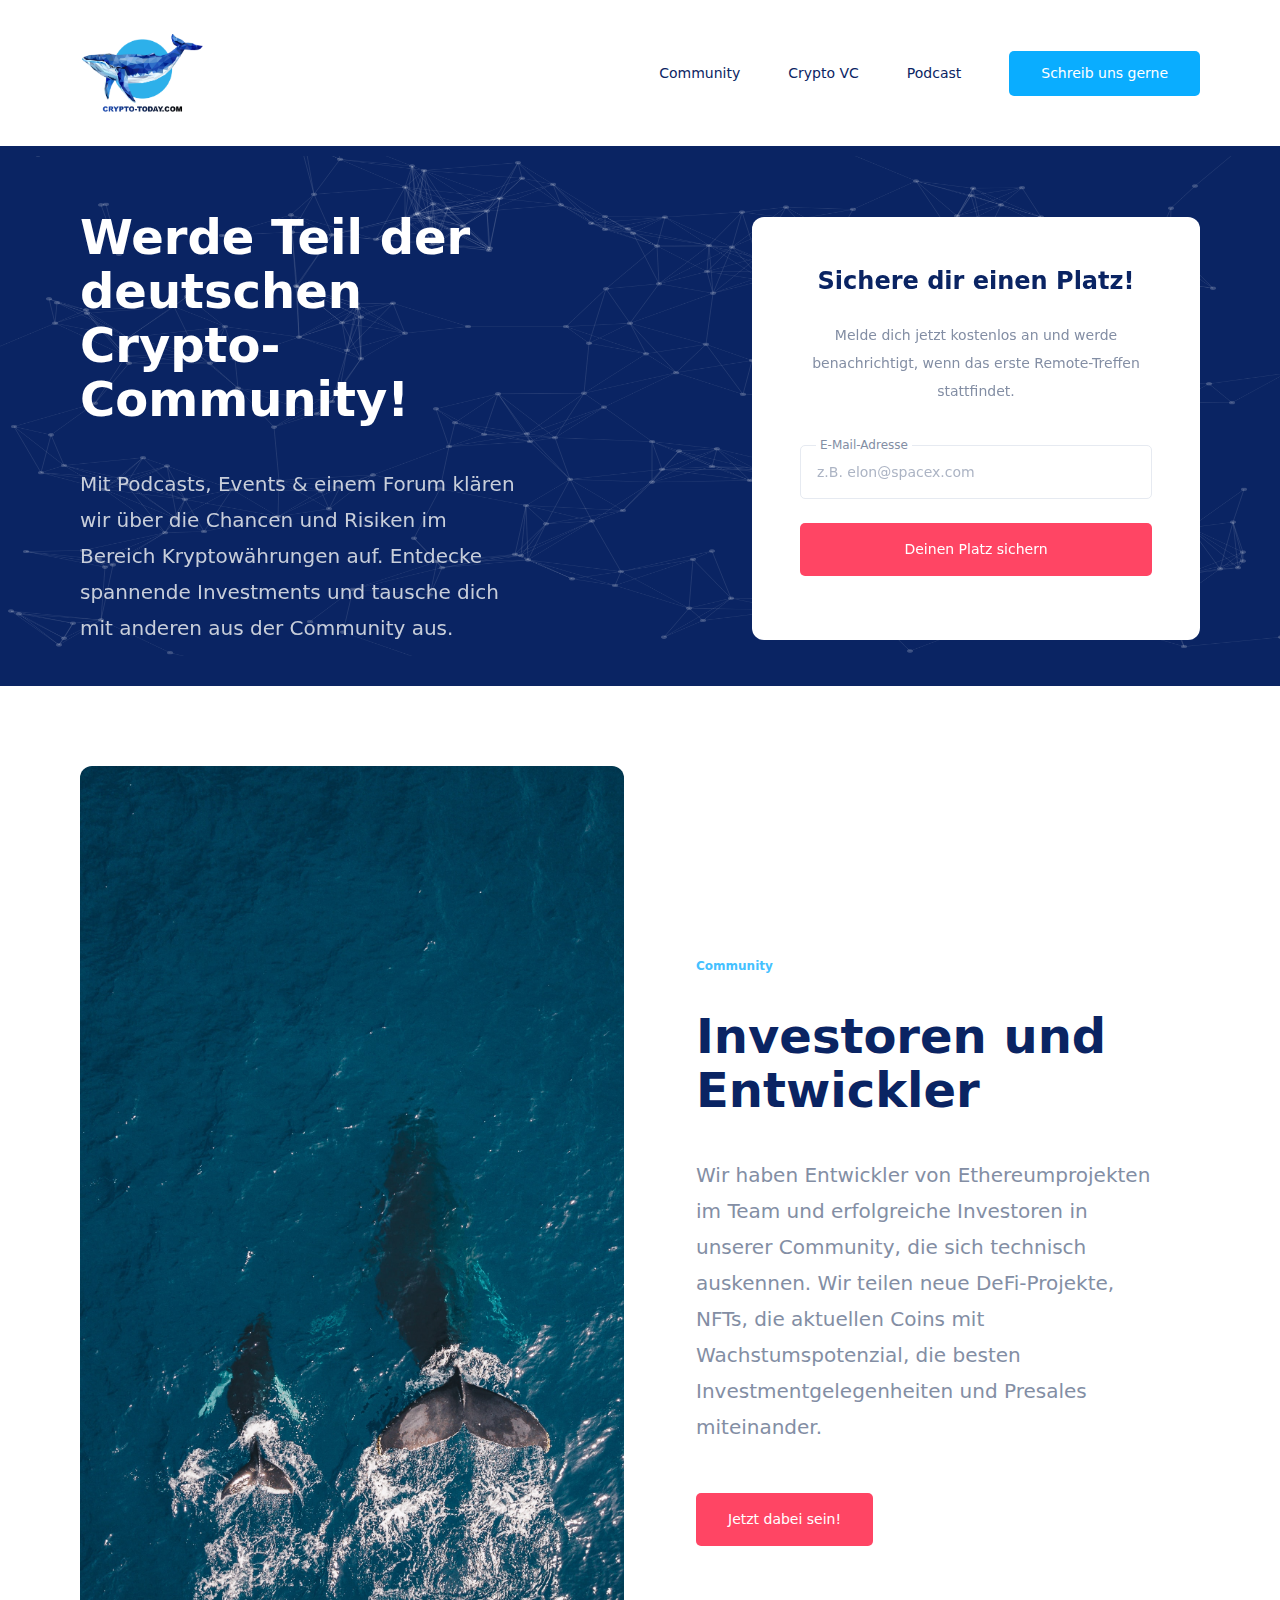
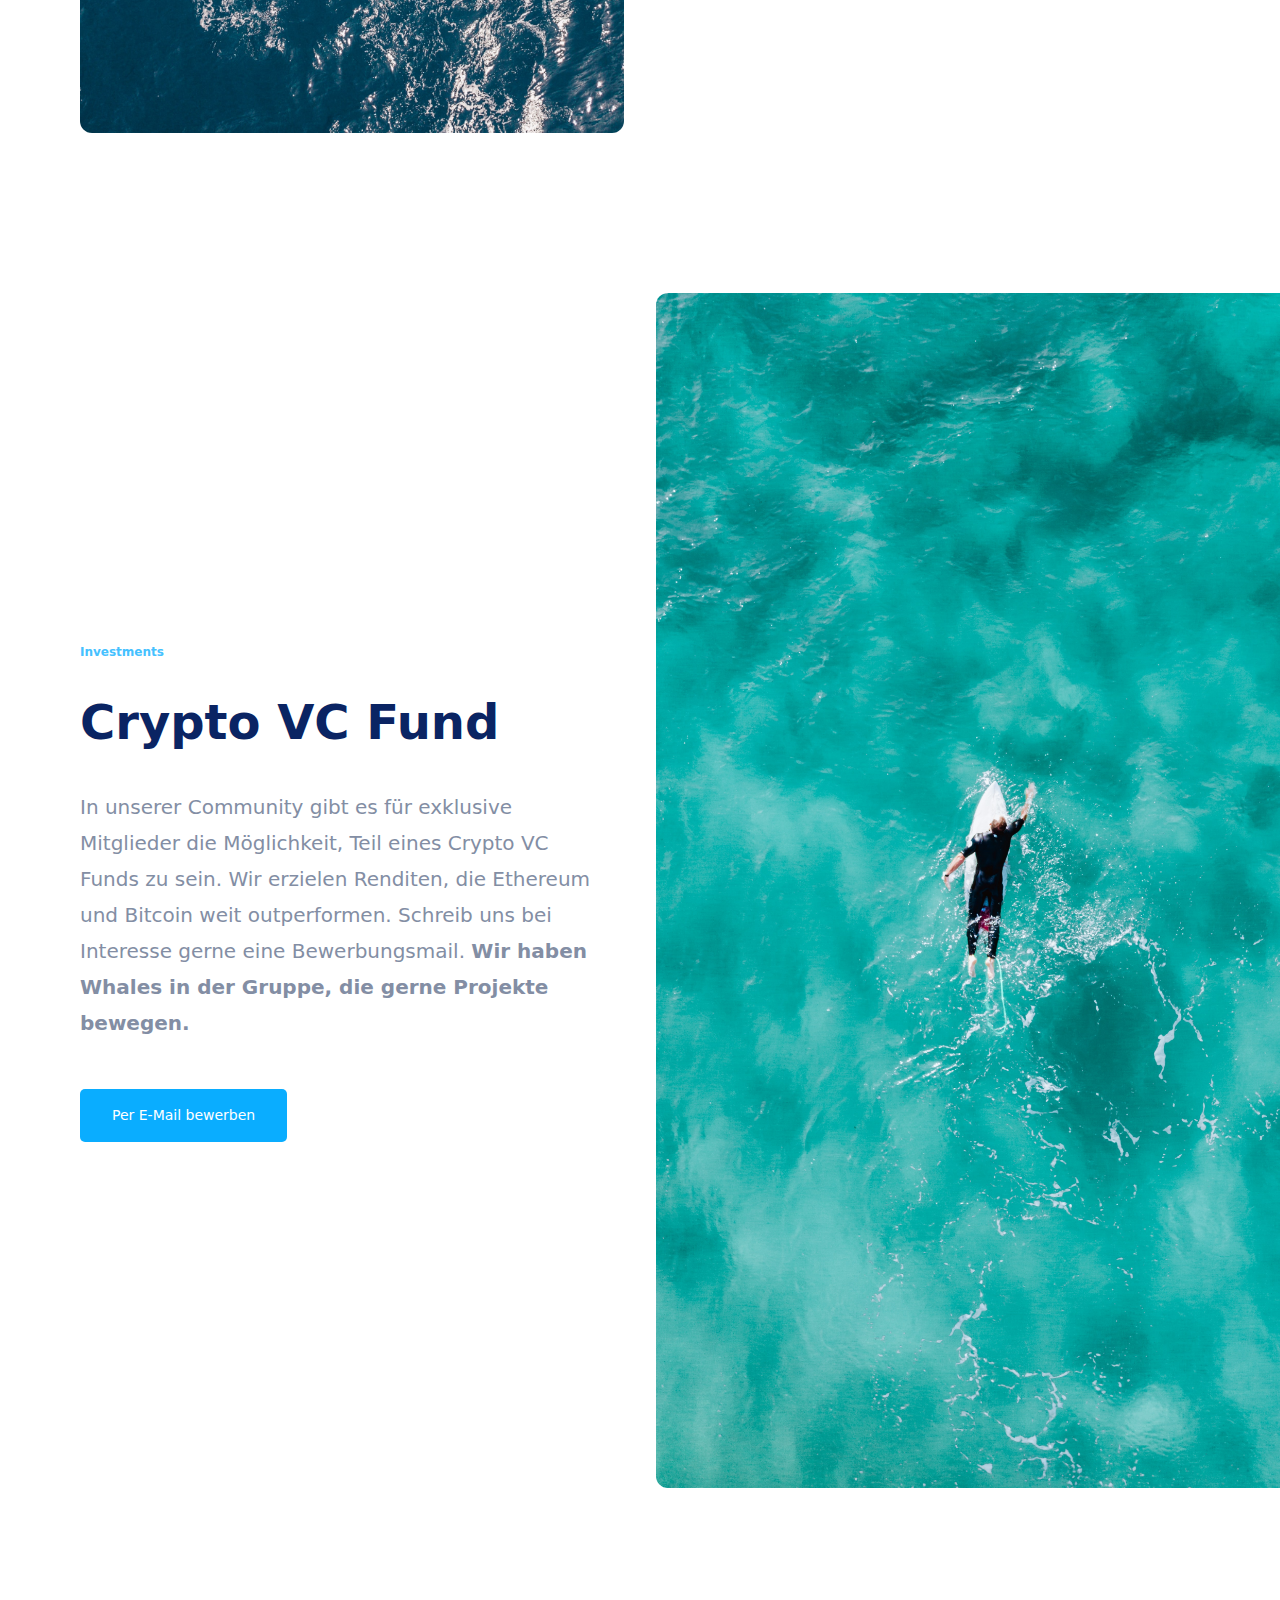
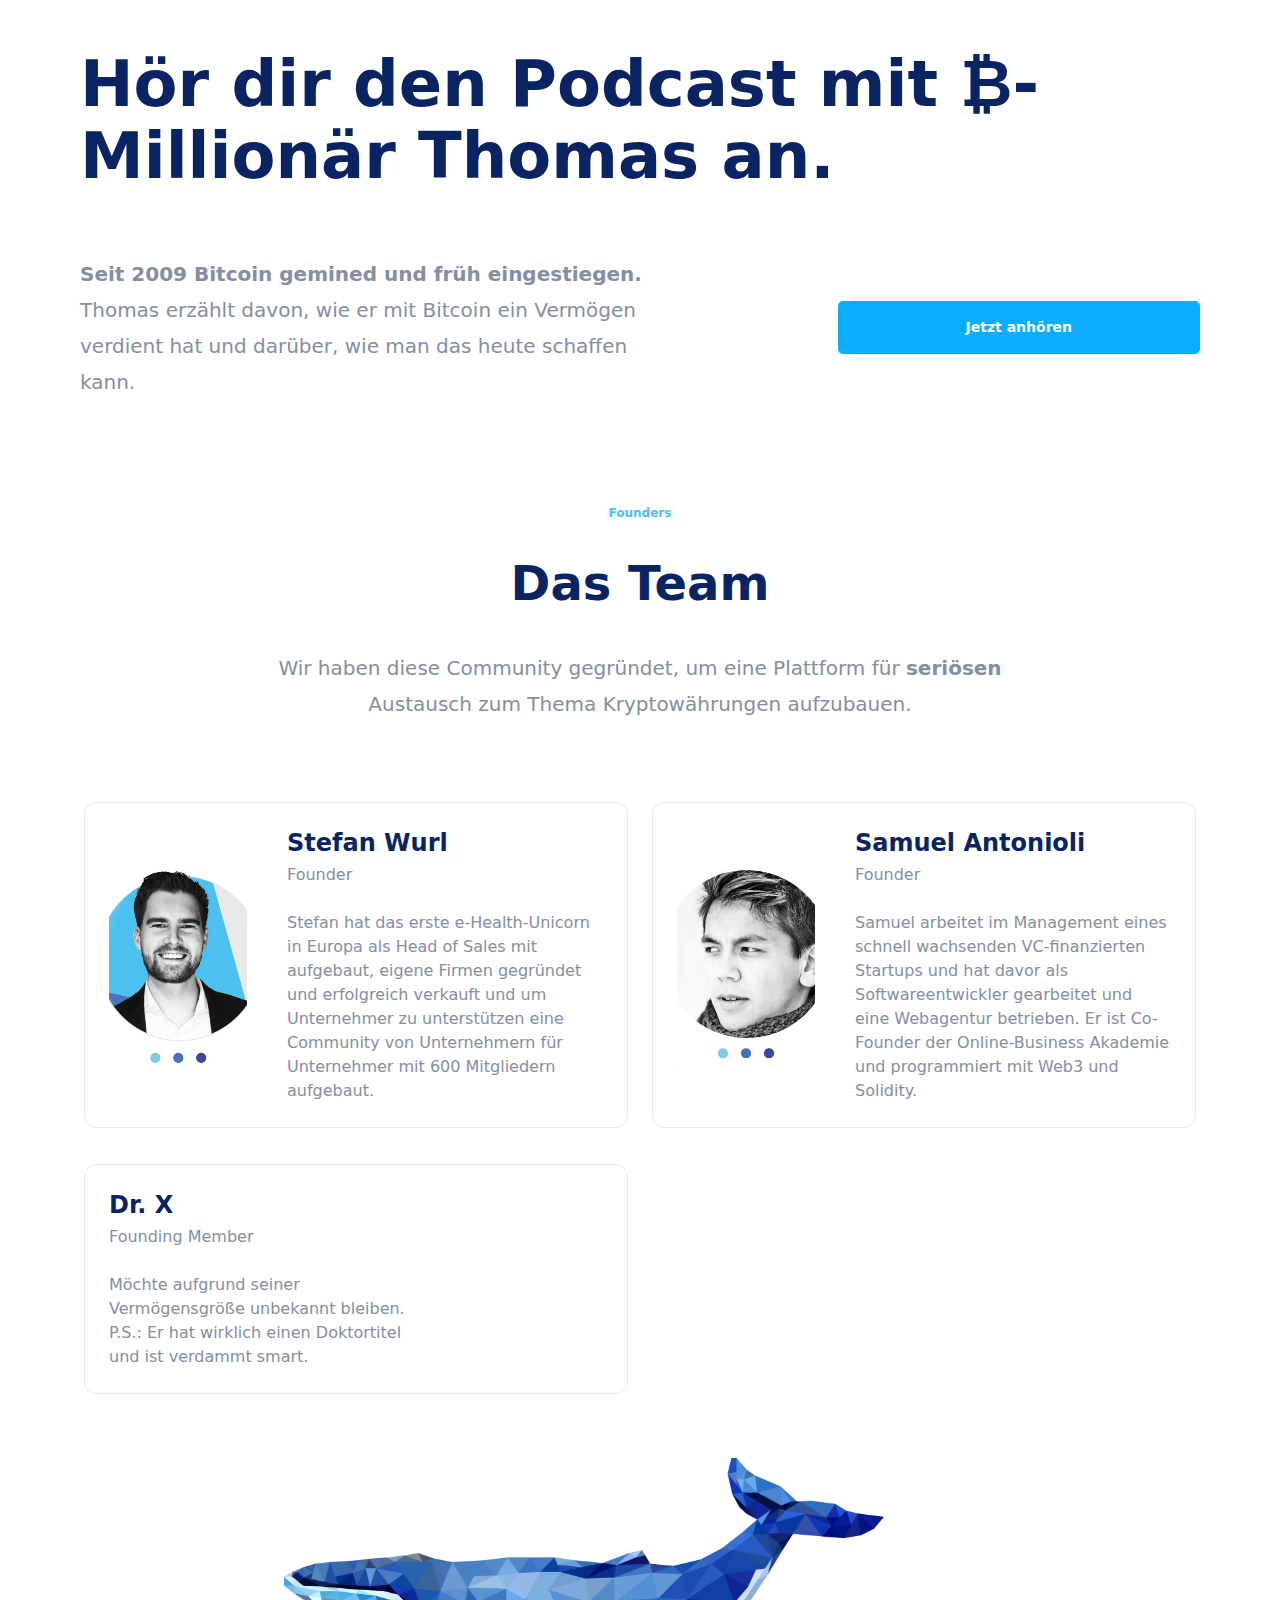
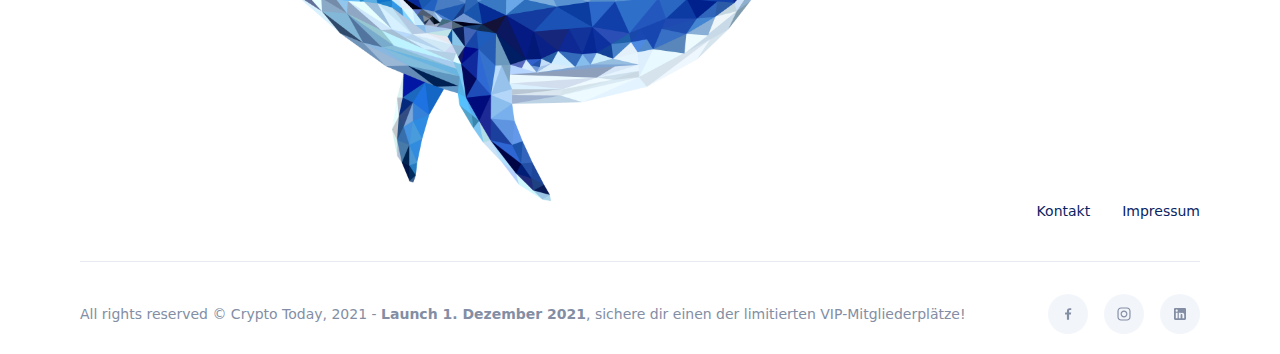
<file: index.html>
<!DOCTYPE html>
<html lang="en">
  <head>
    <title>Crypto Today Community</title>
    <meta charset="utf-8">
    <meta name="viewport" content="width=device-width, initial-scale=1, shrink-to-fit=no">
    <meta name="description" content="">
    <meta name="author" content="">
    <link rel="stylesheet" href="https://rsms.me/inter/inter.css">
    <link rel="stylesheet" href="css/tailwind/tailwind.min.css">
    <link rel="icon" type="image/png" sizes="16x16" href="favicon-tailwind.png">
    <script src="js/main.js"></script>
  </head>
  <body class="antialiased bg-body text-body font-body">
    <div class="" id="section-start"> 
    
      <section class="py-8"><div class="container px-4 mx-auto">
          <nav><div class="flex justify-between items-center">
              <a class="text-lg font-medium" href="#"><img src="images/CRYPTO-TODAY.png" alt="" width="125"></a>
              <div class="lg:hidden">
                <button class="navbar-burger flex items-center p-3 hover:bg-gray-50 rounded">
                  <svg class="block h-4 w-4" viewbox="0 0 20 20" xmlns="http://www.w3.org/2000/svg"><title>Mobile menu</title><path d="M0 3h20v2H0V3zm0 6h20v2H0V9zm0 6h20v2H0v-2z"></path></svg></button>
              </div>
              <ul class="hidden lg:flex lg:ml-auto lg:mr-12 lg:items-center lg:w-auto lg:space-x-12"><li><a class="font-medium text-sm" href="#section-community">Community</a></li>
                <li><a class="font-medium text-sm" href="#section-fund">Crypto VC</a></li>
                <li><a class="font-medium text-sm" href="#section-podcast">Podcast</a></li>
              </ul><div class="hidden lg:block"><a class="inline-block py-3 px-8 text-sm text-white font-medium leading-normal rounded transition duration-200 bg-blue-500 hover:bg-blue-400" href="mailto:anfrage@crypto-today.com">Schreib uns gerne</a></div>
            </div>
          </nav></div>
        <div class="hidden navbar-menu fixed top-0 left-0 bottom-0 w-5/6 max-w-sm z-50">
          <div class="navbar-backdrop fixed inset-0 bg-gray-800 opacity-25"></div>
          <nav class="relative flex flex-col py-6 px-6 w-full h-full bg-white border-r overflow-y-auto"><div class="flex items-center mb-8">
              <a class="mr-auto text-2xl font-medium leading-none" href="#"><img src="images/CRYPTO-TODAY.png" alt="" width="125"></a>
              <button class="navbar-close">
                <svg class="h-6 w-6 text-gray-500 cursor-pointer hover:text-gray-500" xmlns="http://www.w3.org/2000/svg" fill="none" viewbox="0 0 24 24" stroke="currentColor"><path stroke-linecap="round" stroke-linejoin="round" stroke-width="2" d="M6 18L18 6M6 6l12 12"></path></svg></button>
            </div>
            <div>
              <ul><li class="mb-1"><a class="block p-4 text-sm font-medium text-gray-900 hover:bg-gray-50 rounded" href="#section-community">Community</a></li>
                <li class="mb-1"><a class="block p-4 text-sm font-medium text-gray-900 hover:bg-gray-50 rounded" href="#section-fund">Crypto VC</a></li>
                <li class="mb-1"><a class="block p-4 text-sm font-medium text-gray-900 hover:bg-gray-50 rounded" href="#section-podcast">Podcast</a></li>
              </ul></div>
            <div class="mt-auto">
              <div class="pt-6"><a class="block py-3 text-center text-sm text-white leading-normal bg-red-400 hover:bg-red-300 font-medium rounded transition duration-200" href="#">Schreib uns gerne</a></div>
              <p class="mt-6 mb-4 text-sm text-center text-gray-500">
                <span>© 2021 All rights reserved.</span>
              </p>
            </div>
          </nav></div>
      </section>
        
        <!-- position: absolute; z-index: 999; -->
      <section class="py-0 bg-gray-900">
        <canvas id="animation" style="position: absolute; margin-top: 10px; width: 100%; height: 500px; z-index: 0"></canvas>
​
        <div class="container mx-auto px-4 py-10" style="position: relative; z-index: 1">
        <div class="flex flex-wrap items-center -mx-4">
          <div class="w-full lg:w-1/2 px-4 mb-12 lg:mb-0">
            <div class="max-w-md">
              <span class="inline-block mb-8 text-xs text-blue-400 font-semibold hidden">Crypto-Today Community</span>
              <h2 class="mb-10 text-3xl lg:text-4xl text-white font-semibold font-heading">Werde Teil der deutschen Crypto-Community!</h2>
              <p class="text-xl text-gray-300">Mit Podcasts, Events &amp; einem Forum klären wir über die Chancen und Risiken im Bereich Kryptowährungen auf. Entdecke spannende Investments und tausche dich mit anderen aus der Community aus.
              </p>
            </div>
          </div>
          <div class="w-full lg:w-1/2 px-4">
            <div class="md:max-w-md lg:ml-auto p-12 bg-white text-center rounded-xl" style="z-index: 999">
              <form action="https://samuelantonioli.us20.list-manage.com/subscribe/post?u=2abd7da0603e21bfc272be823&amp;id=13db5550ec" method="post" id="mc-embedded-subscribe-form" name="mc-embedded-subscribe-form" class="validate" target="_blank" novalidate>
                <h3 class="mb-6 text-2xl font-semibold font-heading">Sichere dir einen Platz!</h3>
                <p class="mb-10 text-sm text-gray-500 leading-loose">Melde dich jetzt kostenlos an und werde benachrichtigt, wenn das erste Remote-Treffen stattfindet.</p>
                <div class="relative flex flex-wrap mb-6">
                  <input id="mce-EMAIL" name="EMAIL" class="relative mb-2 md:mb-0 w-full py-4 pl-4 text-sm border rounded" type="email" placeholder="z.B. elon@spacex.com"><span class="absolute top-0 left-0 ml-4 -mt-2 px-1 inline-block bg-white text-gray-500 text-xs">E-Mail-Adresse</span>
                </div>
                <div style="position: absolute; left: -5000px;" aria-hidden="true"><input type="text" name="b_2abd7da0603e21bfc272be823_13db5550ec" tabindex="-1" value=""></div>
                <button type="submit" name="subscribe" id="mc-embedded-subscribe" class="w-full inline-block py-4 mb-4 text-sm text-white font-medium leading-normal rounded transition duration-200 bg-red-400">Deinen Platz sichern</button>
              </form>
            </div>
          </div>
        </div>
        </div>
        </section>
    
      <section id="section-community" class="relative py-20 overflow-hidden">
        <!--
        <div class="hidden lg:block absolute inset-0 mr-20 mt-10">
          <img class="mr-auto" src="zeus-assets/images/backgrounds/light-circle.svg" alt=""><img class="mr-auto" src="zeus-assets/images/backgrounds/red-triangle.svg" alt="">
          </div>
        -->
        <div class="container px-4 mx-auto">
          <div class="relative flex flex-wrap items-center -mx-4">
            <div class="w-full lg:w-1/2 px-4">
              <img class="rounded-xl" src="images/guille-pozzi-PO0UHx-5mHo-unsplash.jpeg" alt=""></div>
            <div class="relative w-full lg:w-1/2 px-4 order-first lg:order-last">
              <div class="relative lg:pl-10 max-w-lg mb-10 lg:mb-0">
                <span class="text-xs text-blue-400 font-semibold">Community</span>
                <h2 class="mt-8 mb-6 lg:mb-10 lg:pr-8 text-4xl font-semibold font-heading">Investoren und Entwickler</h2>
                <p class="mb-6 lg:mb-12 text-xl text-gray-500">Wir haben Entwickler von Ethereumprojekten im Team und erfolgreiche Investoren in unserer Community, die sich technisch auskennen. Wir teilen neue DeFi-Projekte, NFTs, die aktuellen Coins mit Wachstumspotenzial, die besten Investmentgelegenheiten und Presales miteinander.</p>
                <a class="inline-block py-4 px-8 text-white font-medium leading-normal text-sm bg-red-400 hover:bg-red-300 rounded transition duration-200" href="#section-start">Jetzt dabei sein!</a>
              </div>
            </div>
          </div>
        </div>
      </section>
    
      <section id="section-fund" class="relative py-20 overflow-hidden">
        <!--
        <div class="hidden lg:block absolute bottom-0 right-0">
          <img class="w-72 absolute inset-y-0 left-0 -ml-72" src="zeus-assets/images/backgrounds/blue-triangle.svg" alt=""><img class="mr-40 -mb-40" src="zeus-assets/images/backgrounds/pink-circle.svg" alt=""><img class="ml-auto" src="zeus-assets/images/backgrounds/yellow-eclipse.svg" alt=""></div>
        -->
        <div class="relative container px-4 mx-auto">
          <div class="relative flex flex-wrap items-center -mx-4">
            <div class="w-full lg:w-1/2 px-4 mb-12 lg:mb-0">
              <div class="max-w-lg">
                <span class="text-xs text-blue-400 font-semibold">Investments</span>
                <h2 class="mt-8 mb-6 lg:mb-10 lg:pr-8 text-4xl font-semibold font-heading">Crypto VC Fund</h2>
                <p class="mb-6 lg:mb-12 text-xl text-gray-500">In unserer Community gibt es für exklusive Mitglieder die Möglichkeit, Teil eines Crypto VC Funds zu sein. Wir erzielen Renditen, die Ethereum und Bitcoin weit outperformen. Schreib uns bei Interesse gerne eine Bewerbungsmail. <b>Wir haben Whales in der Gruppe, die gerne Projekte bewegen.</b></p>
                <a class="inline-block py-4 px-8 text-sm text-white font-medium leading-normal transition duration-200 rounded transition duration-200 bg-blue-500 hover:bg-blue-400" href="mailto:anfrage@crypto-today.com">Per E-Mail bewerben</a>
              </div>
            </div>
            <div class="w-full lg:w-1/2 px-4">
              <img class="rounded-xl lg:max-w-2xl" src="images/thomas-yohei-POj4Tv-azPE-unsplash.jpeg" alt=""></div>
          </div>
        </div>
      </section>
    
      <section id="section-podcast" class="py-20"><div class="container px-4 mx-auto">
          <h2 class="mb-8 md:mb-16 font-semibold font-heading text-4xl lg:text-5xl">Hör dir den Podcast mit ₿-Millionär Thomas an.</h2>
          <div class="flex flex-wrap items-center">
            <div class="inline-block max-w-xl mb-6 md:mb-0">
              <p class="text-xl text-gray-500 font-bold">Seit 2009 Bitcoin gemined und früh eingestiegen.</p>
              <p class="text-xl text-gray-500">Thomas erzählt davon, wie er mit Bitcoin ein Vermögen verdient hat und darüber, wie man das heute schaffen kann.</p>
            </div>
            <a class="inline-block ml-auto w-full md:w-auto py-4 text-center text-sm text-white font-medium leading-normal rounded bg-blue-500 hover:bg-blue-400 px-32 font-bold" href="https://thomasdahlmann.com/bitcoin/" target="_blank">Jetzt anhören</a>
          </div>
        </div>
      </section>
    
      <section class="relative py-5"><div class="container px-5 mx-auto">
          <div class="max-w-3xl mx-auto mb-12 lg:mb-20 text-center">
            <span class="text-xs text-blue-400 font-semibold">Founders</span>
            <h2 class="mt-8 mb-10 text-4xl font-semibold font-heading">Das Team</h2>
            <p class="text-xl text-gray-500">Wir haben diese Community gegründet, um eine Plattform für <b>seriösen</b> Austausch zum Thema Kryptowährungen aufzubauen.</p>
          </div>
          <div class="flex flex-wrap -m-3">
            <div class="w-full lg:w-1/2 p-3">
              <div class="p-6 border rounded-xl">
                <div class="flex flex-wrap items-center -mx-5">
                  <div class="w-full md:w-1/3 px-5 mb-4 lg:mb-0">
                    <img class="w-full h-52 object-cover" src="images/Stefan.png" alt=""></div>
                  <div class="w-full md:w-2/3 px-5">
                    <h3 class="text-2xl font-semibold font-heading mb-1">Stefan Wurl</h3>
                    <p class="mb-6 text-gray-500">Founder</p>
                    <p class="text-gray-500">Stefan hat das erste e-Health-Unicorn in Europa als Head of Sales mit aufgebaut, eigene Firmen gegründet und erfolgreich verkauft und um Unternehmer zu unterstützen eine Community von Unternehmern für Unternehmer mit 600 Mitgliedern aufgebaut.</p>
                  </div>
                </div>
              </div>
            </div>
            <div class="w-full lg:w-1/2 p-3">
              <div class="p-6 border rounded-xl">
                <div class="flex flex-wrap items-center -mx-5">
                  <div class="w-full md:w-1/3 px-5 mb-4 lg:mb-0">
                    <img class="w-full md:w-40 h-52 object-cover" src="images/Sam.png" alt=""></div>
                  <div class="w-full md:w-2/3 px-5">
                    <h3 class="text-2xl font-semibold font-heading mb-1">Samuel Antonioli</h3>
                    <p class="mb-6 text-gray-500">Founder</p>
                    <p class="text-gray-500">Samuel arbeitet im Management eines schnell wachsenden VC-finanzierten Startups und hat davor als Softwareentwickler gearbeitet und eine Webagentur betrieben. Er ist Co-Founder der Online-Business Akademie und programmiert mit Web3 und Solidity.</p>
                  </div>
                </div>
              </div>
            </div>
            <div class="w-full lg:w-1/2 p-3">
              
            </div>
            <div class="w-full lg:w-1/2 p-3">
              
            </div>
          </div>
          <div class="flex flex-wrap -m-3">
            <div class="w-full lg:w-1/2 p-3">
              <div class="p-6 border rounded-xl">
                <div class="flex flex-wrap items-center -mx-5">
                  <!--
                  <div class="w-full md:w-1/3 px-5 mb-4 lg:mb-0">
                    <img class="w-full h-52 object-cover" src="images/Stefan.png" alt=""></div>
                  -->
                  <div class="w-full md:w-2/3 px-5">
                    <h3 class="text-2xl font-semibold font-heading mb-1">Dr. X</h3>
                    <p class="mb-6 text-gray-500">Founding Member</p>
                    <p class="text-gray-500">Möchte aufgrund seiner Vermögensgröße unbekannt bleiben. P.S.: Er hat wirklich einen Doktortitel und ist verdammt smart.</p>
                  </div>
                </div>
              </div>
            </div>
            <div class="w-full lg:w-1/2 p-3">
              
            </div>
            <div class="w-full lg:w-1/2 p-3">
              
            </div>
          </div>
        </div>
      </section>
    
      <section class="py-5"><div class="container mx-auto px-4">
        <img src="images/whale.png" width="600" style="position: relative; left: 45%; transform: translateX(-50%);">
          <div class="pb-6 lg:pb-10 border-b border-gray-100">
            <div class="flex flex-wrap items-start justify-between">
              <div class="w-full lg:w-1/5 mb-6 lg:mb-0">
                <!--
                <a class="inline-block mb-5 text-gray-900 text-lg font-semibold" href="#"><img src="images/CRYPTO-TODAY.png" alt="" width="100"></a>
                -->
              </div>
              <div class="w-full lg:w-auto">
                <ul class="flex flex-wrap space-x-4 lg:space-x-8 items-center text-sm">
                  <!--
                  <li class="mb-2 md:mb-0"><a class="text-sm font-medium" href="#">About</a></li>
                  <li class="mb-2 md:mb-0"><a class="text-sm font-medium" href="#">Company</a></li>
                  -->
                  <li class="mb-2 md:mb-0"><a class="text-sm font-medium" href="mailto:anfrage@crypto-today.com">Kontakt</a></li>
                  <li class="mb-2 md:mb-0"><a class="text-sm font-medium" href="legal-notice.html">Impressum</a></li>
                </ul></div>
            </div>
          </div>
          <div>
            <div class="flex flex-wrap justify-between items-center">
              <p class="text-sm text-gray-500 mt-8">All rights reserved © Crypto Today, 2021 - <b>Launch 1. Dezember 2021</b>, sichere dir einen der limitierten VIP-Mitgliederplätze!</p>
              <div class="flex order-first sm:order-last mt-8">
                <a class="flex justify-center items-center w-10 h-10 mr-4 bg-gray-50 rounded-full" href="https://www.facebook.com/crypto.today" target="_blank">
                  <svg class="text-gray-500" width="7" height="12" viewbox="0 0 7 12" fill="none" xmlns="http://www.w3.org/2000/svg"><path fill-rule="evenodd" clip-rule="evenodd" d="M4.0898 11.8182V6.51068H5.90537L6.17776 4.44164H4.0898V3.12086C4.0898 2.52201 4.25864 2.1139 5.13515 2.1139L6.25125 2.11345V0.26283C6.05824 0.238228 5.39569 0.181824 4.62456 0.181824C3.01431 0.181824 1.9119 1.14588 1.9119 2.91594V4.44164H0.0908203V6.51068H1.9119V11.8182H4.0898Z" fill="currentColor"></path></svg></a>
                  <!-- twitter
                <a class="flex justify-center items-center w-10 h-10 mr-4 bg-gray-50 rounded-full" href="#">
                  <svg class="text-gray-500" width="13" height="11" viewbox="0 0 13 11" fill="none" xmlns="http://www.w3.org/2000/svg"><path fill-rule="evenodd" clip-rule="evenodd" d="M12.5455 2.09728C12.0904 2.29892 11.6022 2.43566 11.0892 2.49671C11.613 2.18304 12.014 1.6855 12.204 1.09447C11.7127 1.38496 11.1703 1.59589 10.5924 1.71023C10.1296 1.21655 9.47138 0.909058 8.74128 0.909058C7.34059 0.909058 6.20489 2.04475 6.20489 3.44467C6.20489 3.64322 6.2273 3.83714 6.27057 4.02257C4.16298 3.91671 2.29411 2.90696 1.0433 1.37259C0.824652 1.74653 0.700269 2.18225 0.700269 2.64736C0.700269 3.52734 1.14837 4.30379 1.82825 4.75805C1.41259 4.74415 1.02166 4.62981 0.67942 4.43975V4.47142C0.67942 5.69983 1.55399 6.72504 2.71362 6.95837C2.50116 7.01554 2.27712 7.04722 2.04534 7.04722C1.88156 7.04722 1.72318 7.031 1.56788 7.00009C1.89081 8.00831 2.8272 8.74148 3.93663 8.76158C3.06902 9.44146 1.97504 9.84552 0.786814 9.84552C0.582087 9.84552 0.38043 9.83316 0.181885 9.81076C1.30445 10.5316 2.63716 10.9519 4.06952 10.9519C8.73514 10.9519 11.2854 7.0874 11.2854 3.73595L11.2769 3.4076C11.7752 3.05219 12.2063 2.60564 12.5455 2.09728Z" fill="currentColor"></path></svg></a>
                -->
                <a class="flex justify-center items-center w-10 h-10 mr-4 bg-gray-50 rounded-full" href="https://www.instagram.com/crypto.today.official/" target="_blank">
                  <svg class="text-gray-500" width="14" height="14" viewbox="0 0 14 14" fill="none" xmlns="http://www.w3.org/2000/svg"><path fill-rule="evenodd" clip-rule="evenodd" d="M4.06713 0.454529H9.9328C11.9249 0.454529 13.5456 2.07519 13.5455 4.06715V9.93282C13.5455 11.9248 11.9249 13.5454 9.9328 13.5454H4.06713C2.07518 13.5454 0.45459 11.9249 0.45459 9.93282V4.06715C0.45459 2.07519 2.07518 0.454529 4.06713 0.454529ZM9.9329 12.3839C11.2845 12.3839 12.3841 11.2844 12.3841 9.93282H12.384V4.06714C12.384 2.71563 11.2844 1.61601 9.93282 1.61601H4.06715C2.71564 1.61601 1.61609 2.71563 1.61609 4.06714V9.93282C1.61609 11.2844 2.71564 12.384 4.06715 12.3839H9.9329ZM3.57148 7.00005C3.57148 5.10947 5.10951 3.5714 7.00005 3.5714C8.8906 3.5714 10.4286 5.10947 10.4286 7.00005C10.4286 8.89056 8.8906 10.4285 7.00005 10.4285C5.10951 10.4285 3.57148 8.89056 3.57148 7.00005ZM4.75203 6.99998C4.75203 8.23951 5.76054 9.24788 7.00004 9.24788C8.23955 9.24788 9.24806 8.23951 9.24806 6.99998C9.24806 5.76036 8.23963 4.75191 7.00004 4.75191C5.76046 4.75191 4.75203 5.76036 4.75203 6.99998Z" fill="currentColor"></path></svg></a>
                <a class="flex justify-center items-center w-10 h-10 bg-gray-50 rounded-full" href="https://www.linkedin.com/company/crypto-today-com" target="_blank">
                  <svg class="text-gray-500" width="12" height="12" viewbox="0 0 12 12" fill="none" xmlns="http://www.w3.org/2000/svg"><path d="M10.8 0H1.2C0.54 0 0 0.54 0 1.2V10.8C0 11.46 0.54 12 1.2 12H10.8C11.46 12 12 11.46 12 10.8V1.2C12 0.54 11.46 0 10.8 0ZM3.6 10.2H1.8V4.8H3.6V10.2ZM2.7 3.78C2.1 3.78 1.62 3.3 1.62 2.7C1.62 2.1 2.1 1.62 2.7 1.62C3.3 1.62 3.78 2.1 3.78 2.7C3.78 3.3 3.3 3.78 2.7 3.78ZM10.2 10.2H8.4V7.02C8.4 6.54002 7.98 6.12 7.5 6.12C7.02 6.12 6.6 6.54002 6.6 7.02V10.2H4.8V4.8H6.6V5.52C6.9 5.04 7.56 4.68 8.1 4.68C9.24 4.68 10.2 5.64 10.2 6.78V10.2Z" fill="currentColor"></path></svg></a>
              </div>
            </div>
          </div>
        </div>
      </section>
    </div>

<script>
var canvas = document.querySelector("#animation");
canvas.width = window.innerWidth;
canvas.height = window.innerHeight;
var ctx = canvas.getContext("2d");
var original = window.innerWidth;
var TAU = 2 * Math.PI;
var times = [];
function loop() {
    ctx.clearRect(0, 0, canvas.width, canvas.height);
    update();
    draw();
    requestAnimationFrame(loop);
}
function Ball(startX, startY, startVelX, startVelY) {
    this.x = startX || Math.random() * canvas.width;
    this.y = startY || Math.random() * canvas.height;
    this.vel = {
        x: startVelX || Math.random() * 2 - 1,
        y: startVelY || Math.random() * 2 - 1
    };
    this.update = function(canvas) {
        if (this.x > canvas.width + 50 || this.x < -50) {
            this.vel.x = -this.vel.x;
        }
        if (this.y > canvas.height + 50 || this.y < -50) {
            this.vel.y = -this.vel.y;
        }
        this.x += this.vel.x;
        this.y += this.vel.y;
    };
    this.draw = function(ctx, can) {
        ctx.beginPath();
        var distM = distMouse(this);
        if (distM > 200) {
            ctx.fillStyle = "#ffffff";
            ctx.globalAlpha = .2;
        } else {
            ctx.fillStyle = 'rgb(10, 173, 255)';
            ctx.globalAlpha = 1 - distM / 240;
        }
        ctx.arc((0.5 + this.x) | 0, (0.5 + this.y) | 0, 3, 0, TAU, false);
        ctx.fill();
    }
}
var balls = [];
for (var i = 0; i < canvas.width * canvas.height / (65 * 65); i++) {
    balls.push(new Ball(Math.random() * canvas.width, Math.random() * canvas.height));
}
var lastTime = Date.now();
function update() {
    var diff = Date.now() - lastTime;
    for (var frame = 0; frame * 100 < diff; frame++) {
        for (var index = 0; index < balls.length; index++) {
            balls[index].update(canvas);
        }
    }
    lastTime = Date.now();
}
var mouseX = -1e9,
    mouseY = -1e9;
document.addEventListener('mousemove', function(event) {
    mouseX = event.clientX;
    mouseY = event.clientY;
});
function distMouse(ball) {
    return Math.hypot(ball.x - mouseX, ball.y - mouseY);
}
function draw() {
    for (var index = 0; index < balls.length; index++) {
        var ball = balls[index];
        ctx.beginPath();
        for (var index2 = balls.length - 1; index2 > index; index2 += -1) {
            var ball2 = balls[index2];
            var dist = Math.hypot(ball.x - ball2.x, ball.y - ball2.y);
            if (dist < 100) {
                var distM = distMouse(ball2);
                if (distM > 150) {
                    ctx.strokeStyle = "#ffffff";
                    ctx.globalAlpha = .1;
                } else {
                    ctx.globalAlpha = 0;
                }
                ctx.moveTo((0.5 + ball.x) | 0, (0.5 + ball.y) | 0);
                ctx.lineTo((0.5 + ball2.x) | 0, (0.5 + ball2.y) | 0);
            }
        }
        ctx.stroke();
        ball.draw(ctx, canvas);
    }
}
loop();
window.onresize = function() {
    if (window.innerWidth != original) {
        canvas.height = window.innerHeight;
        canvas.width = window.innerWidth;
    }
};
</script>

  </body>
</html>
</file>
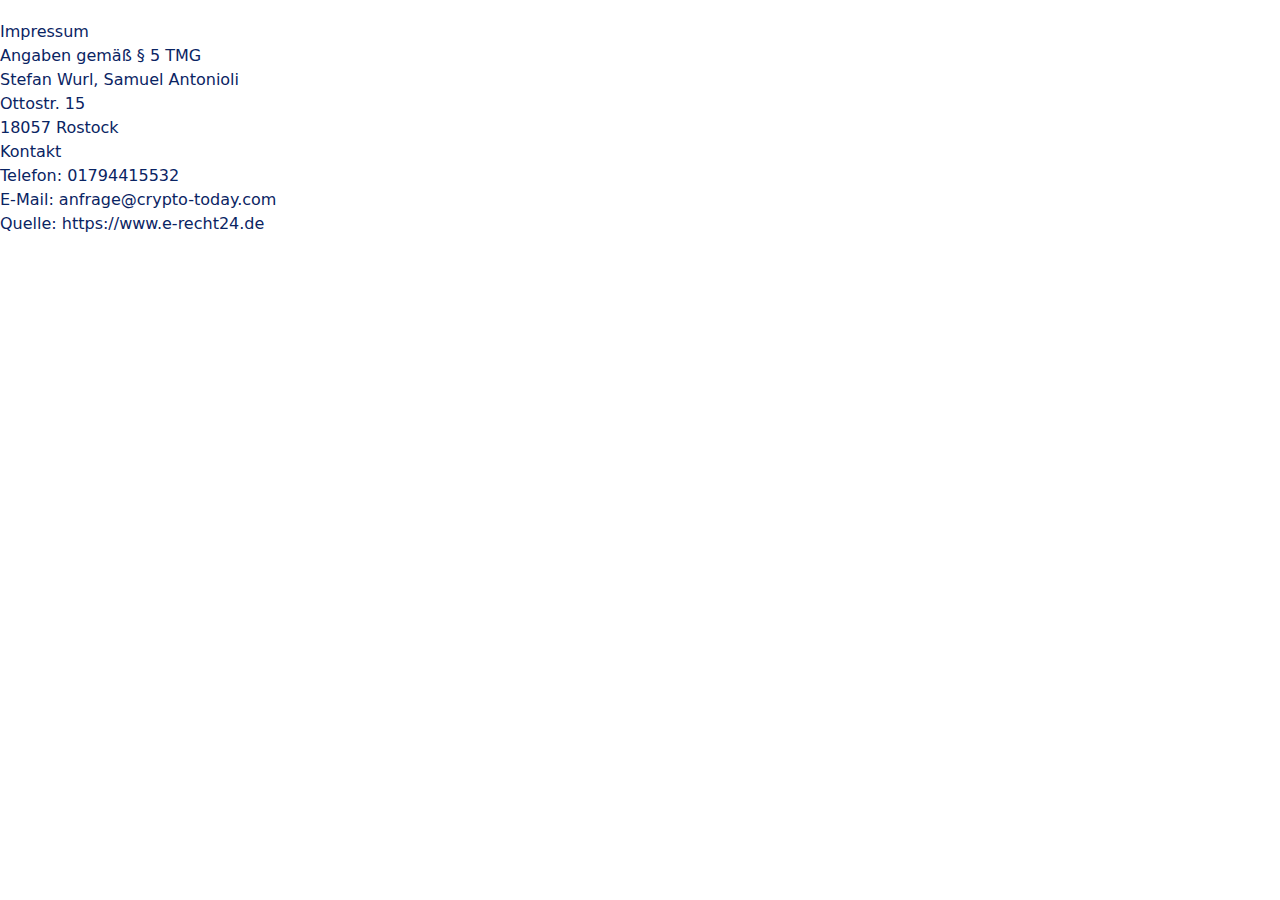
<file: legal-notice.html>
<!DOCTYPE html>
<html lang="en">
  <head>
    <title>Crypto Today Community</title>
    <meta charset="utf-8">
    <meta name="viewport" content="width=device-width, initial-scale=1, shrink-to-fit=no">
    <meta name="description" content="">
    <meta name="author" content="">
    <link rel="stylesheet" href="https://rsms.me/inter/inter.css">
    <link rel="stylesheet" href="css/tailwind/tailwind.min.css">
    <link rel="icon" type="image/png" sizes="16x16" href="favicon.png">
    <script src="js/main.js"></script>
  </head>
  <body class="antialiased bg-body text-body font-body">

    <div class="py-5">
    <h1>Impressum</h1>

    <h2>Angaben gem&auml;&szlig; &sect; 5 TMG</h2>
    <p>Stefan Wurl, Samuel Antonioli<br />
    Ottostr. 15<br />
    18057 Rostock</p>

    <h2>Kontakt</h2>
    <p>Telefon: 01794415532<br />
    E-Mail: anfrage@crypto-today.com</p>

    <p>Quelle: <a href="https://www.e-recht24.de">https://www.e-recht24.de</a></p>
    </div>

  </body>
</html>
</file>
